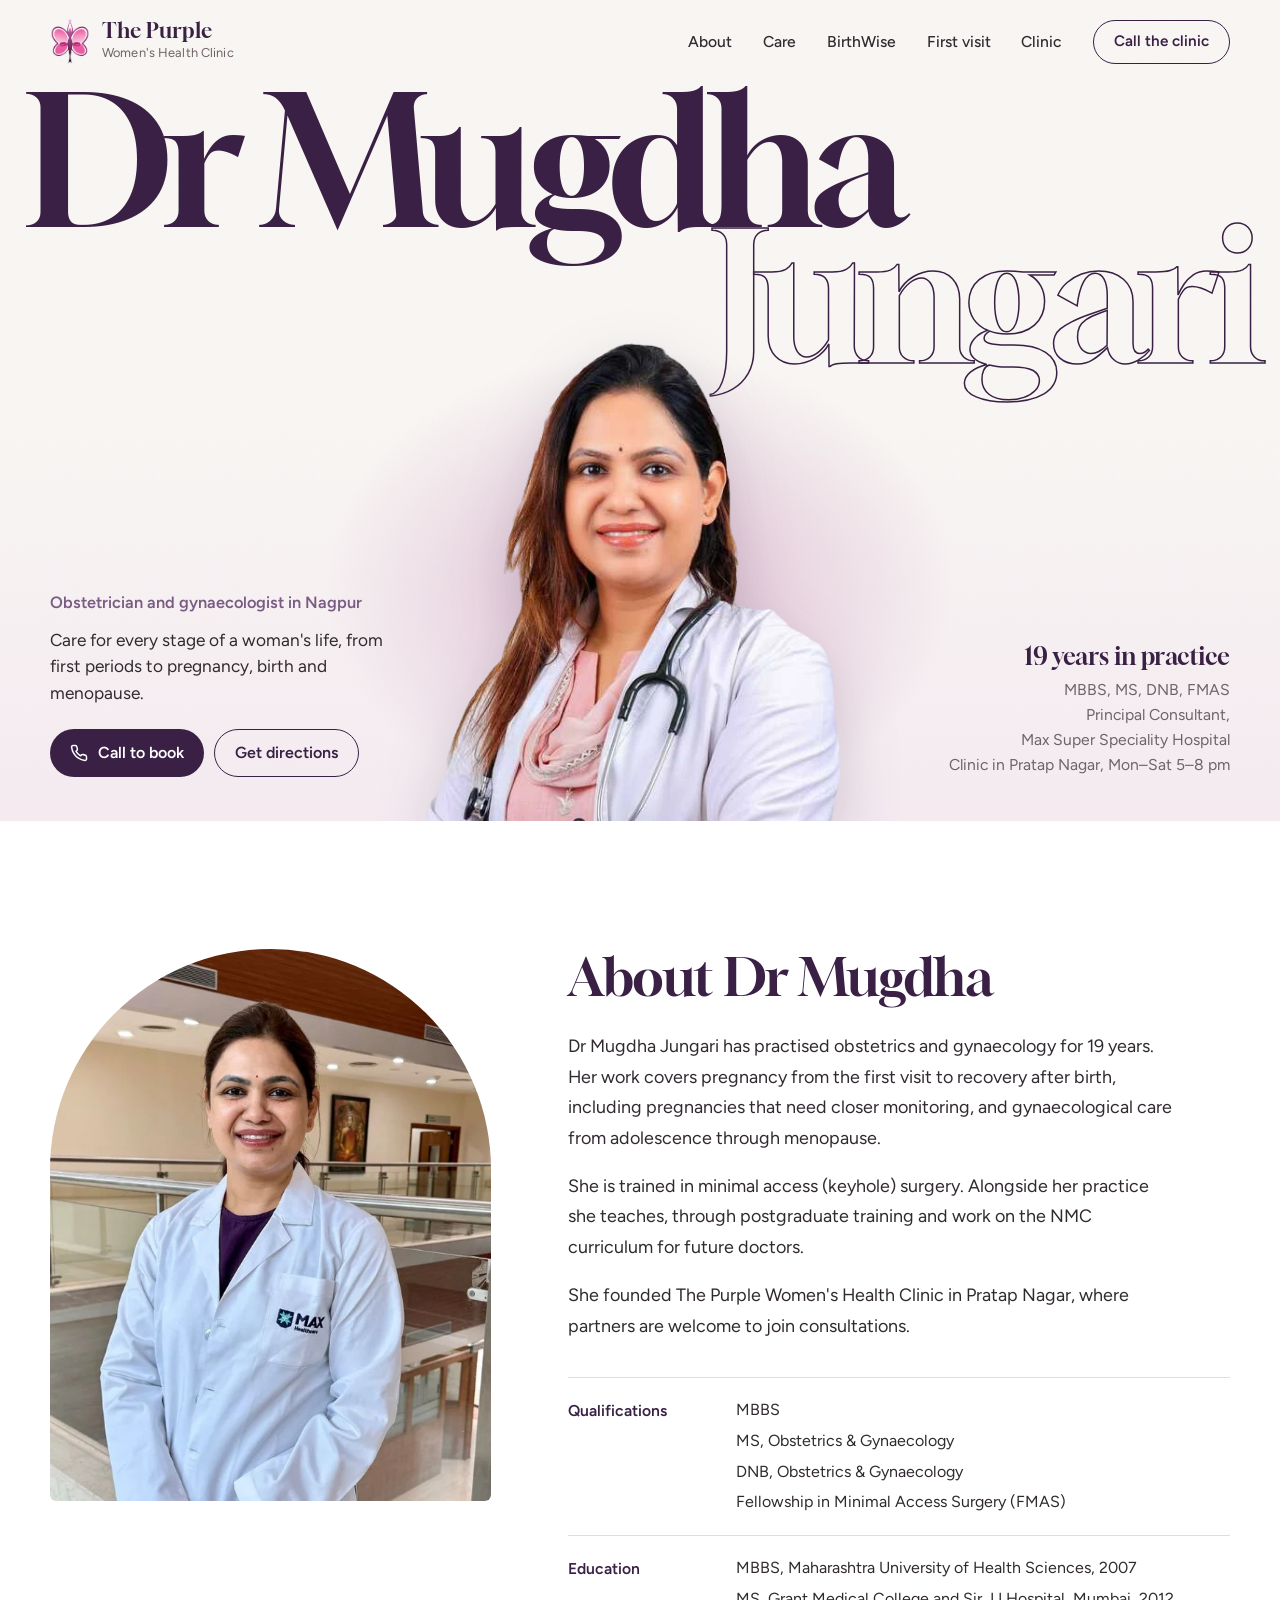
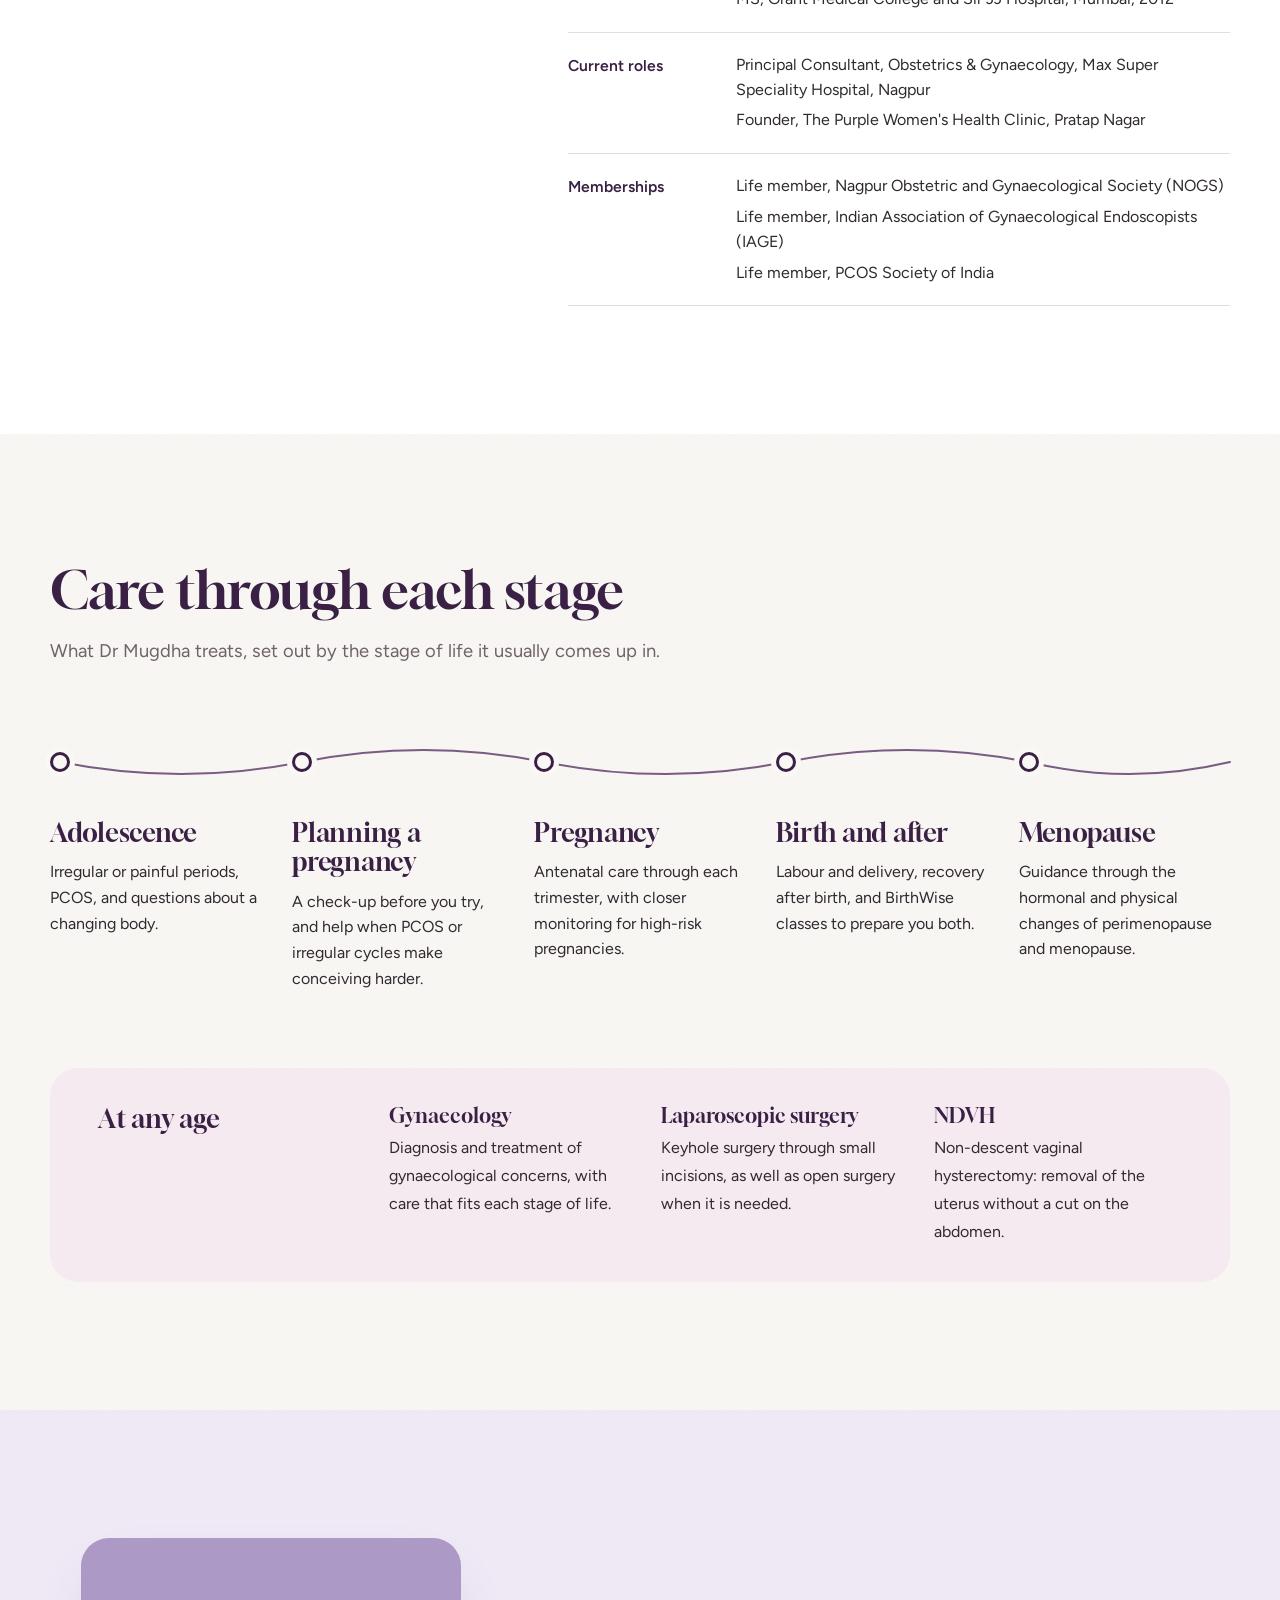
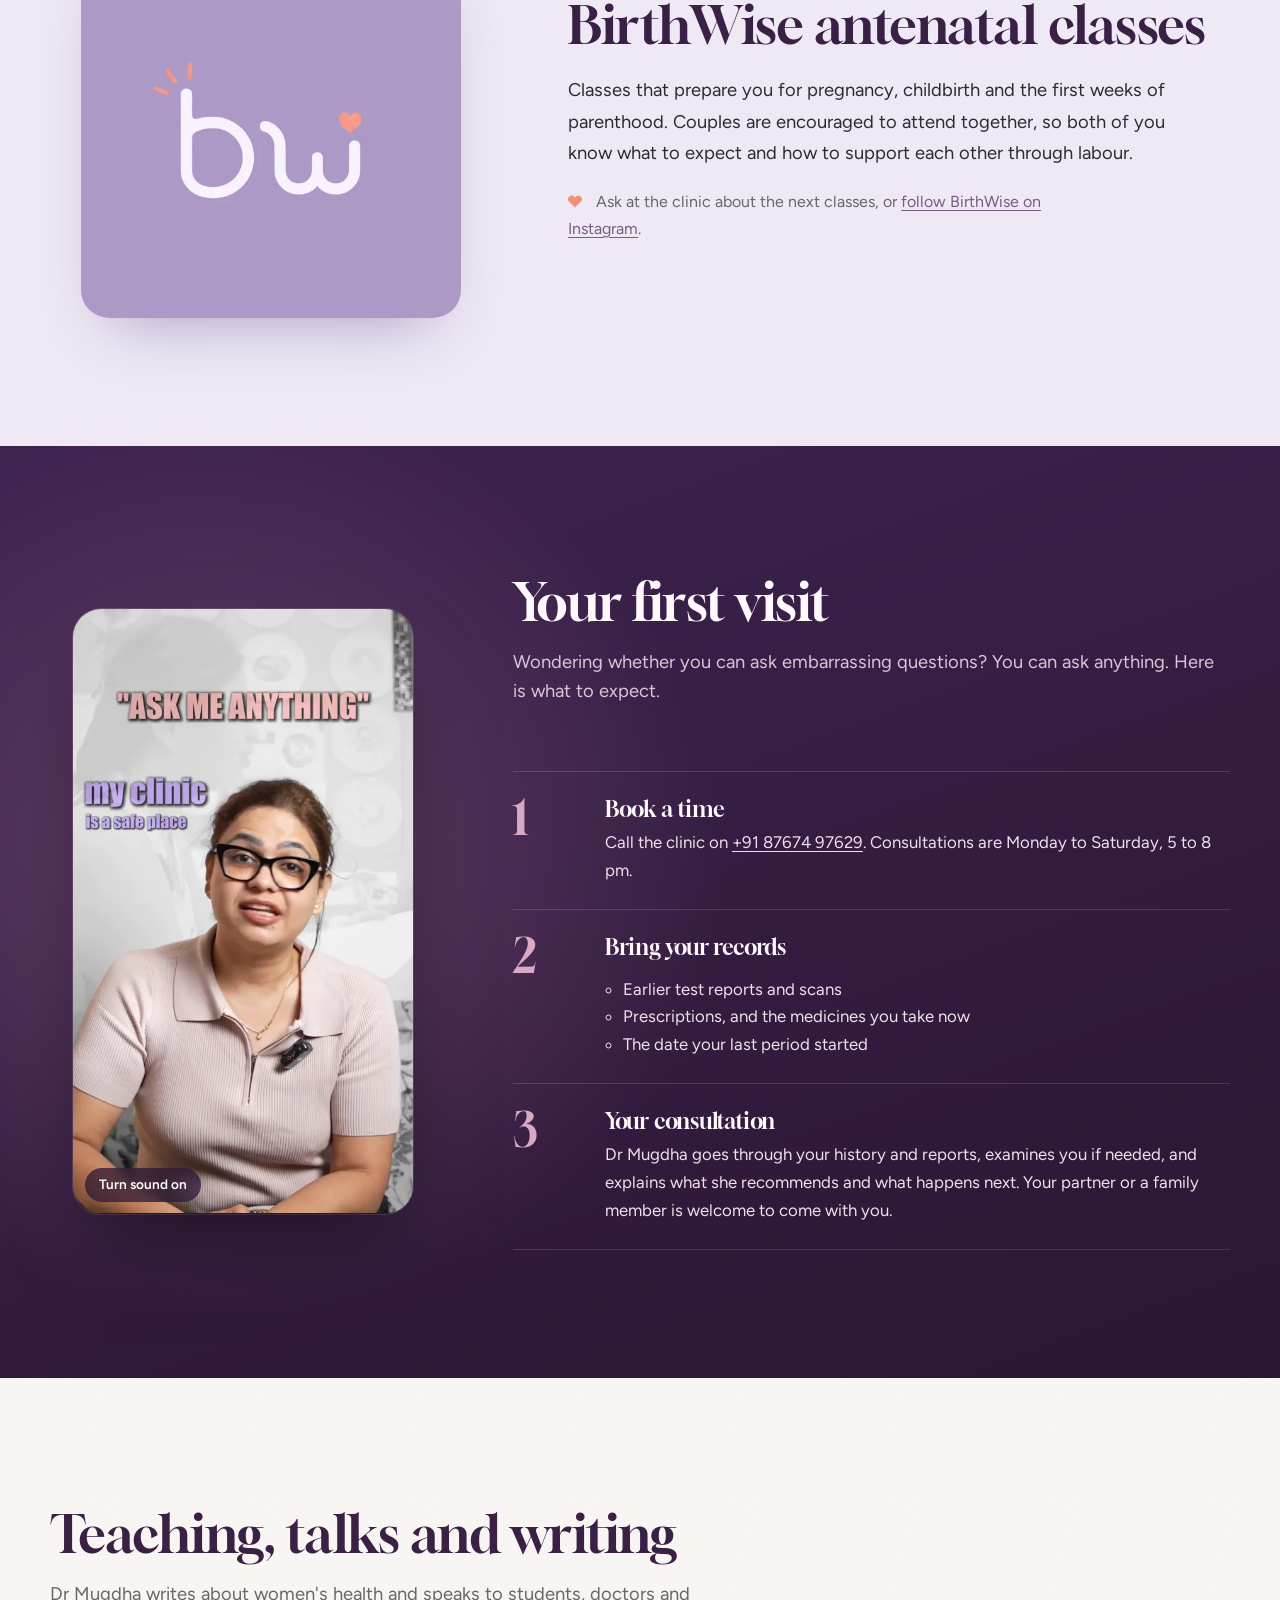
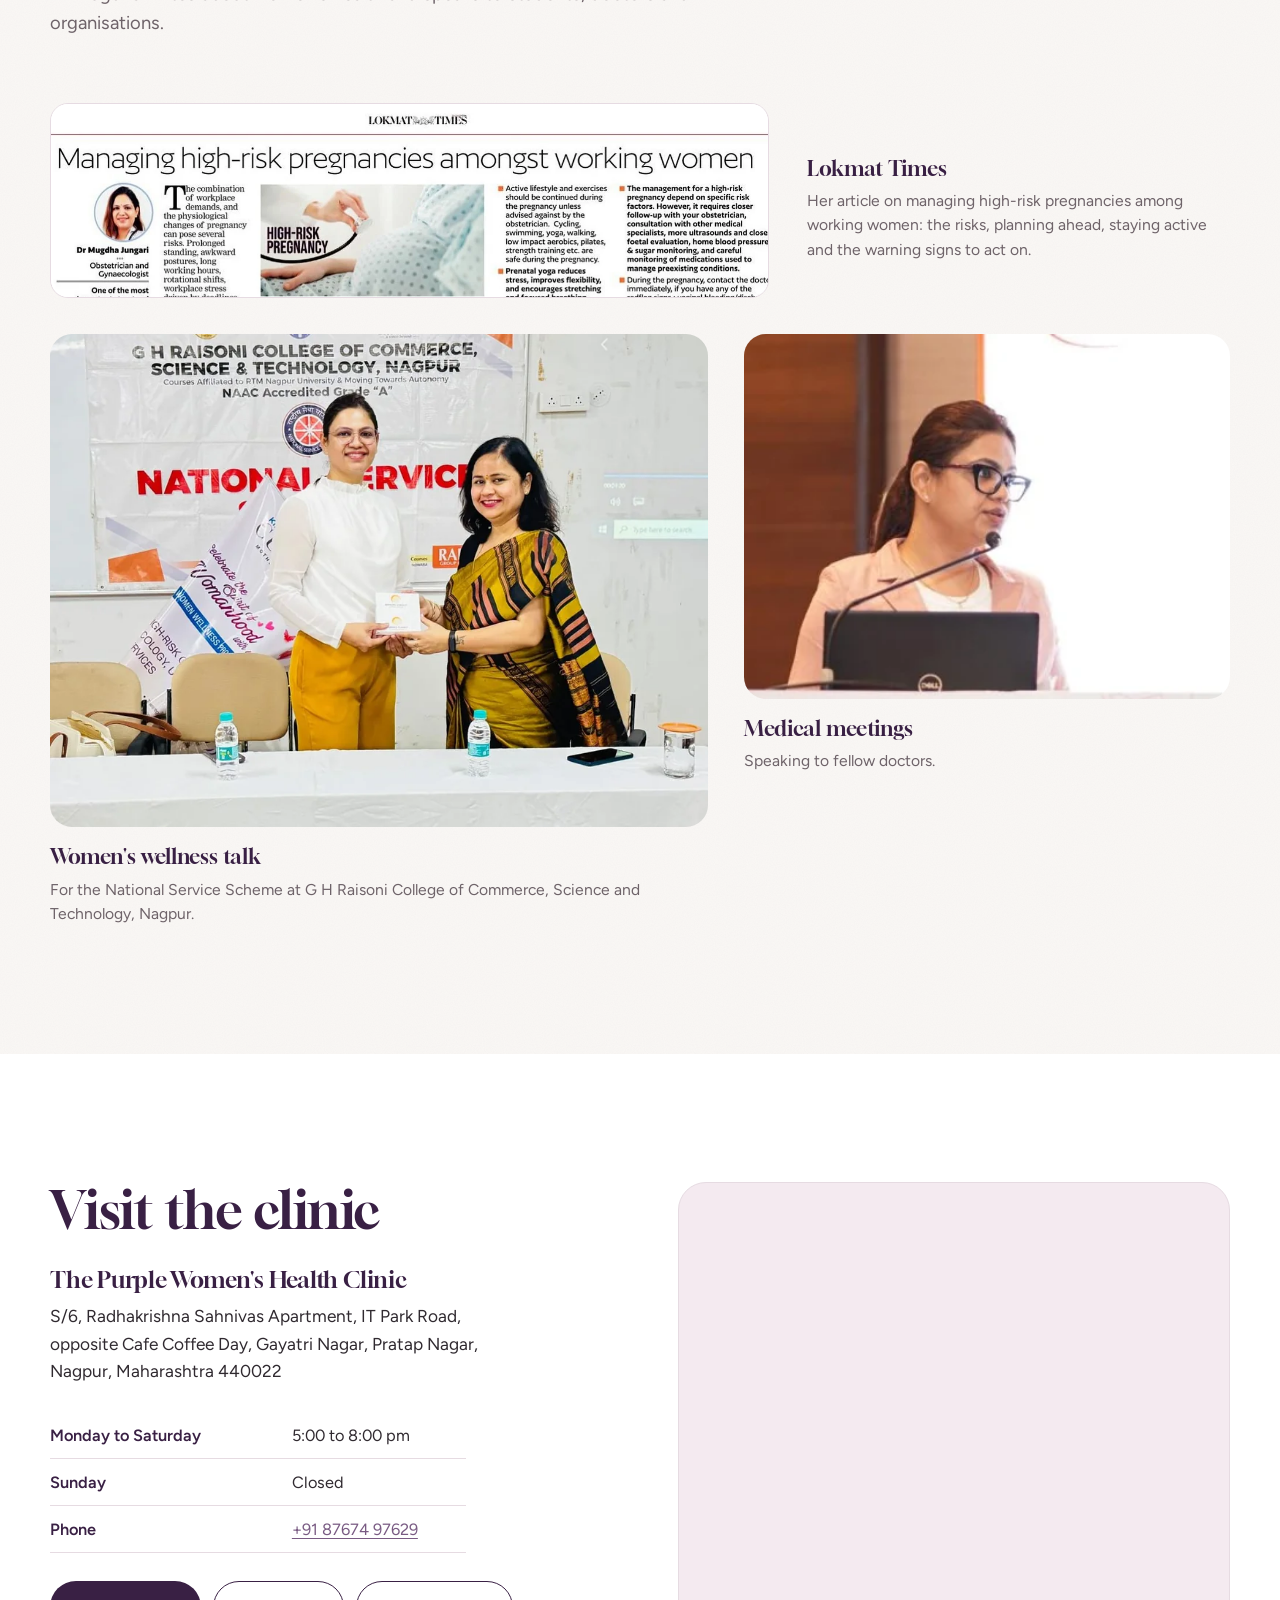
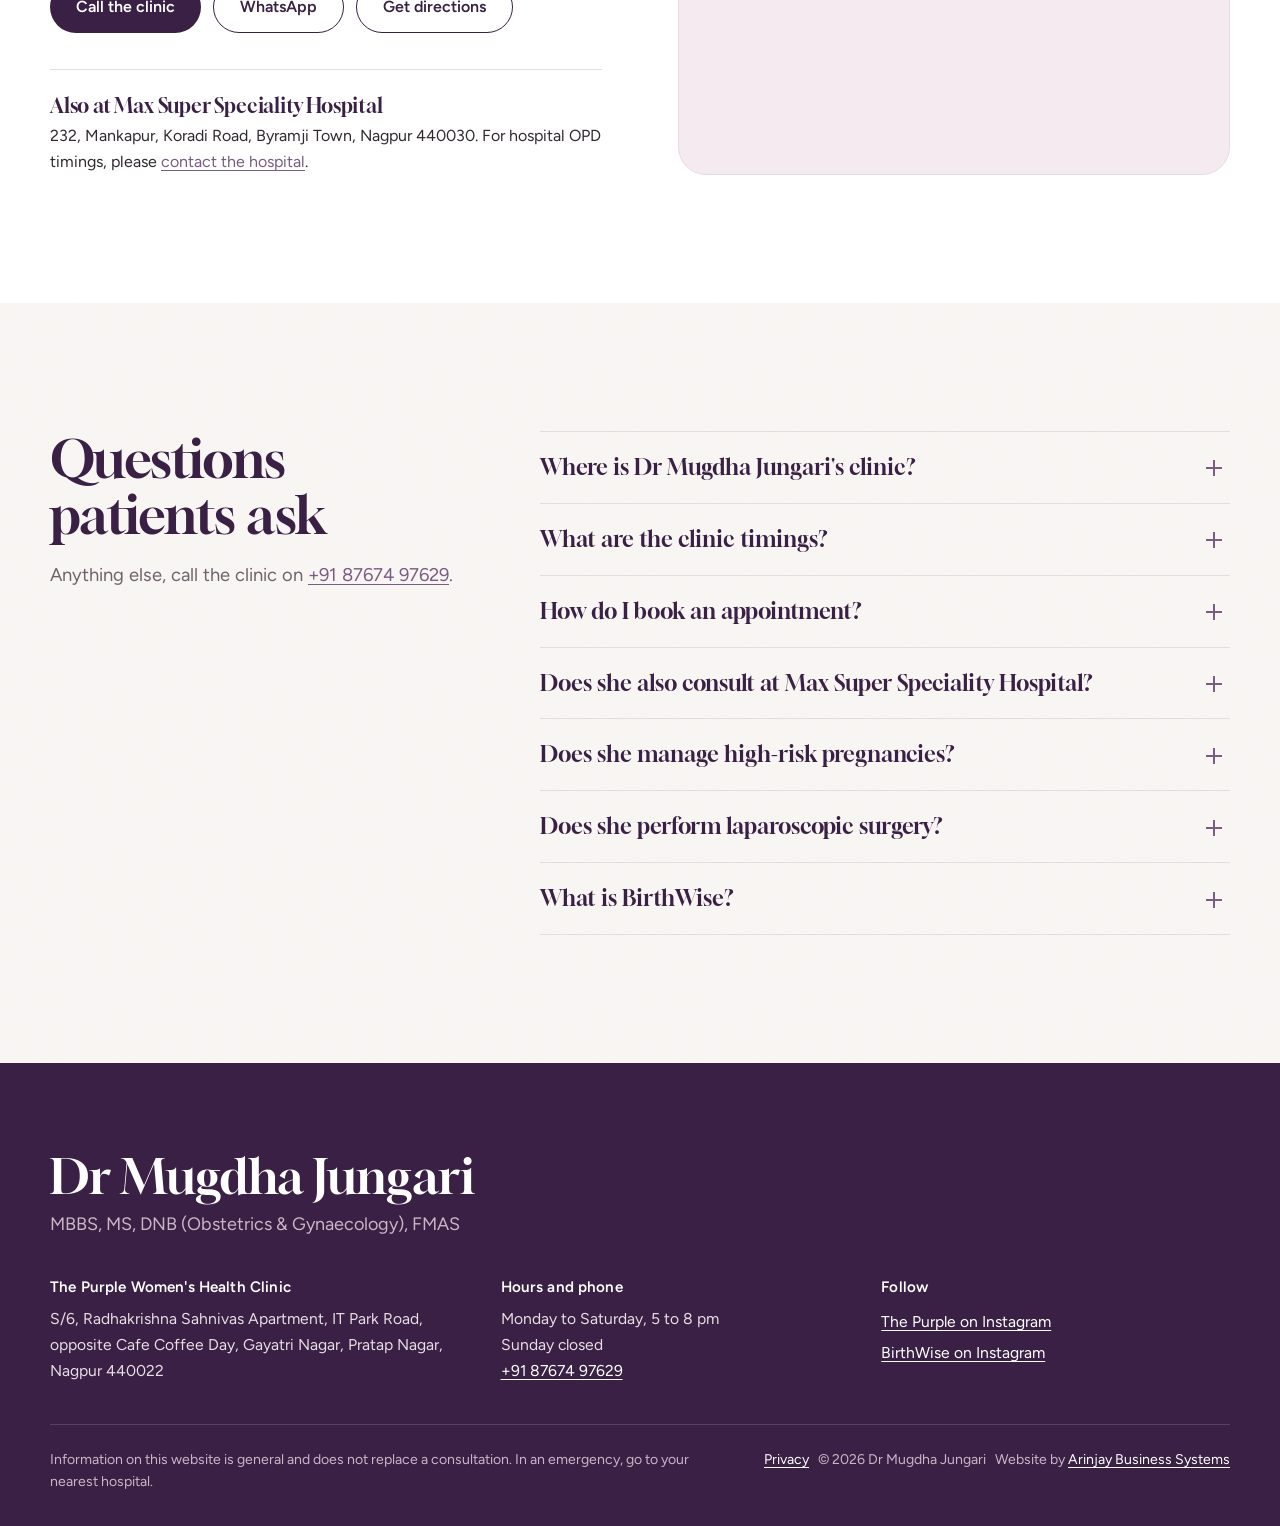
<file: docs/index.html>
<!doctype html>
<html lang="en-IN">
<head>
  <meta charset="utf-8">
  <meta name="viewport" content="width=device-width, initial-scale=1, viewport-fit=cover">
  <title>Dr Mugdha Jungari | Obstetrician &amp; Gynaecologist in Nagpur</title>
  <meta name="description" content="Dr Mugdha Jungari (MBBS, MS, DNB, FMAS) is an obstetrician and gynaecologist in Nagpur. Clinic: The Purple Women's Health Clinic, Pratap Nagar, Monday to Saturday, 5 to 8 pm. Call +91 87674 97629.">
  <link rel="canonical" href="https://www.drmugdhajungari.in/">
  <meta name="theme-color" content="#FAF8F5">

  <meta property="og:type" content="website">
  <meta property="og:site_name" content="Dr Mugdha Jungari">
  <meta property="og:title" content="Dr Mugdha Jungari, Obstetrician &amp; Gynaecologist, Nagpur">
  <meta property="og:description" content="The Purple Women's Health Clinic, Pratap Nagar. Monday to Saturday, 5 to 8 pm.">
  <meta property="og:url" content="https://www.drmugdhajungari.in/">
  <meta property="og:image" content="https://www.drmugdhajungari.in/assets/img/og-image.jpg">
  <meta property="og:image:width" content="1200">
  <meta property="og:image:height" content="630">
  <meta property="og:locale" content="en_IN">
  <meta name="twitter:card" content="summary_large_image">

  <link rel="icon" href="favicon.ico" sizes="any">
  <link rel="icon" href="favicon-32.png" type="image/png" sizes="32x32">
  <link rel="apple-touch-icon" href="apple-touch-icon.png">
  <link rel="manifest" href="site.webmanifest">

  <link rel="preload" href="assets/fonts/gloock-latin-400-normal.woff2" as="font" type="font/woff2" crossorigin>
  <link rel="preload" href="assets/fonts/figtree-latin-wght-normal.woff2" as="font" type="font/woff2" crossorigin>
  <link rel="stylesheet" href="assets/css/site.css">
  <script>document.documentElement.classList.add('js');</script>
  <!-- ANALYTICS: paste the Umami (or other cookie-free) script tag here. Clicks on links marked data-track are then counted. -->
  <noscript><style>.lifeline-path{display:none}.stage-list{border-top:2px solid #795B83;margin-top:31px}.stage{padding-top:56px}.stage::before{top:-12px}</style></noscript>

  <script type="application/ld+json">
  {
    "@context": "https://schema.org",
    "@graph": [
      {
        "@type": "Person",
        "@id": "https://www.drmugdhajungari.in/#doctor",
        "name": "Dr Mugdha Jungari",
        "alternateName": "Dr Mugdha Jungari Gill",
        "honorificPrefix": "Dr",
        "honorificSuffix": "MBBS, MS (OBGY), DNB (OBGY), FMAS",
        "jobTitle": "Obstetrician and Gynaecologist",
        "description": "Obstetrician and gynaecologist in Nagpur with 19 years of practice. Principal Consultant, Obstetrics and Gynaecology, at Max Super Speciality Hospital, Nagpur, and founder of The Purple Women's Health Clinic, Pratap Nagar.",
        "url": "https://www.drmugdhajungari.in/",
        "image": [
          "https://www.drmugdhajungari.in/assets/img/dr-mugdha-jungari.png",
          "https://www.drmugdhajungari.in/assets/img/dr-mugdha-max.webp"
        ],
        "knowsAbout": [
          "Pregnancy and antenatal care",
          "High-risk pregnancy",
          "Gynaecology",
          "PCOS",
          "Adolescent gynaecology",
          "Menopause",
          "Laparoscopic surgery",
          "Non-descent vaginal hysterectomy (NDVH)"
        ],
        "alumniOf": [
          {
            "@type": "CollegeOrUniversity",
            "name": "Maharashtra University of Health Sciences"
          },
          {
            "@type": "CollegeOrUniversity",
            "name": "Grant Medical College and Sir JJ Hospital, Mumbai"
          }
        ],
        "memberOf": [
          {
            "@type": "Organization",
            "name": "Nagpur Obstetric and Gynaecological Society (NOGS)"
          },
          {
            "@type": "Organization",
            "name": "Indian Association of Gynaecological Endoscopists (IAGE)"
          },
          {
            "@type": "Organization",
            "name": "PCOS Society of India"
          }
        ],
        "worksFor": [
          {
            "@id": "https://www.drmugdhajungari.in/#clinic"
          },
          {
            "@type": "Hospital",
            "name": "Max Super Speciality Hospital, Nagpur",
            "address": {
              "@type": "PostalAddress",
              "streetAddress": "232, Mankapur, Koradi Road, Byramji Town",
              "addressLocality": "Nagpur",
              "addressRegion": "Maharashtra",
              "postalCode": "440030",
              "addressCountry": "IN"
            }
          }
        ],
        "sameAs": [
          "https://www.instagram.com/thepurplewomenshealthclinic/"
        ]
      },
      {
        "@type": "MedicalClinic",
        "@id": "https://www.drmugdhajungari.in/#clinic",
        "name": "The Purple Women's Health Clinic",
        "url": "https://www.drmugdhajungari.in/",
        "logo": "https://www.drmugdhajungari.in/icon-512.png",
        "image": "https://www.drmugdhajungari.in/assets/img/og-image.jpg",
        "telephone": "+91-87674-97629",
        "founder": {
          "@id": "https://www.drmugdhajungari.in/#doctor"
        },
        "medicalSpecialty": [
          "Obstetric",
          "Gynecologic"
        ],
        "address": {
          "@type": "PostalAddress",
          "streetAddress": "S/6, Radhakrishna Sahnivas Apartment, IT Park Road, opposite Cafe Coffee Day, Gayatri Nagar, Pratap Nagar",
          "addressLocality": "Nagpur",
          "addressRegion": "Maharashtra",
          "postalCode": "440022",
          "addressCountry": "IN"
        },
        "geo": {
          "@type": "GeoCoordinates",
          "latitude": 21.1181098,
          "longitude": 79.047281
        },
        "openingHoursSpecification": [
          {
            "@type": "OpeningHoursSpecification",
            "dayOfWeek": [
              "Monday",
              "Tuesday",
              "Wednesday",
              "Thursday",
              "Friday",
              "Saturday"
            ],
            "opens": "17:00",
            "closes": "20:00"
          }
        ],
        "hasMap": "https://www.google.com/maps/search/?api=1&query=The%20Purple%20Women%27s%20Health%20Clinic%20Pratap%20Nagar%20Nagpur&query_place_id=ChIJp_Fne8vB1DsRu8USa14t01w",
        "sameAs": [
          "https://www.instagram.com/thepurplewomenshealthclinic/"
        ]
      },
      {
        "@type": "WebSite",
        "@id": "https://www.drmugdhajungari.in/#website",
        "url": "https://www.drmugdhajungari.in/",
        "name": "Dr Mugdha Jungari",
        "inLanguage": "en-IN",
        "about": {
          "@id": "https://www.drmugdhajungari.in/#doctor"
        }
      },
      {
        "@type": "FAQPage",
        "@id": "https://www.drmugdhajungari.in/#faq",
        "mainEntity": [
          {
            "@type": "Question",
            "name": "Where is Dr Mugdha Jungari's clinic?",
            "acceptedAnswer": {
              "@type": "Answer",
              "text": "The Purple Women's Health Clinic, S/6, Radhakrishna Sahnivas Apartment, IT Park Road, opposite Cafe Coffee Day, Gayatri Nagar, Pratap Nagar, Nagpur 440022."
            }
          },
          {
            "@type": "Question",
            "name": "What are the clinic timings?",
            "acceptedAnswer": {
              "@type": "Answer",
              "text": "Monday to Saturday, 5 pm to 8 pm. The clinic is closed on Sunday."
            }
          },
          {
            "@type": "Question",
            "name": "How do I book an appointment with Dr Mugdha Jungari?",
            "acceptedAnswer": {
              "@type": "Answer",
              "text": "Call the clinic on +91 87674 97629."
            }
          },
          {
            "@type": "Question",
            "name": "Does Dr Mugdha Jungari also consult at Max Super Speciality Hospital, Nagpur?",
            "acceptedAnswer": {
              "@type": "Answer",
              "text": "Yes. She is Principal Consultant, Obstetrics and Gynaecology, at Max Super Speciality Hospital, Byramji Town, Nagpur. For hospital OPD timings, contact the hospital."
            }
          },
          {
            "@type": "Question",
            "name": "Does Dr Mugdha Jungari manage high-risk pregnancies?",
            "acceptedAnswer": {
              "@type": "Answer",
              "text": "Yes. Care for high-risk pregnancies, with closer monitoring through each trimester, is part of her practice."
            }
          },
          {
            "@type": "Question",
            "name": "Does she perform laparoscopic surgery?",
            "acceptedAnswer": {
              "@type": "Answer",
              "text": "Yes. She holds a Fellowship in Minimal Access Surgery (FMAS) and performs laparoscopic (keyhole) and open gynaecological surgery, including non-descent vaginal hysterectomy (NDVH)."
            }
          },
          {
            "@type": "Question",
            "name": "What is BirthWise?",
            "acceptedAnswer": {
              "@type": "Answer",
              "text": "BirthWise is a set of antenatal classes that prepare expecting parents for pregnancy, childbirth and early parenthood. Couples are encouraged to attend together."
            }
          }
        ]
      },
      {
        "@type": "NewsArticle",
        "headline": "Managing high-risk pregnancies amongst working women",
        "author": {
          "@id": "https://www.drmugdhajungari.in/#doctor"
        },
        "publisher": {
          "@type": "Organization",
          "name": "Lokmat Times"
        },
        "about": "High-risk pregnancy"
      }
    ]
  }
  </script>
</head>
<body>
  <a class="skip" href="#main">Skip to content</a>

  <header class="site-header">
    <div class="wrap">
      <a class="brand" href="./" aria-label="The Purple Women's Health Clinic, home">
        <img src="assets/img/butterfly.webp" alt="" width="194" height="228">
        <span>
          <span class="brand-name">The Purple</span>
          <span class="brand-sub">Women's Health Clinic</span>
        </span>
      </a>
      <nav class="nav" aria-label="Main">
        <a href="#about">About</a>
        <a href="#care">Care</a>
        <a href="#birthwise">BirthWise</a>
        <a href="#first-visit">First visit</a>
        <a href="#clinic">Clinic</a>
        <a class="btn btn-ghost" href="tel:+918767497629" data-track="call">Call the clinic</a>
      </nav>
    </div>
  </header>

  <main id="main">
    <!-- HERO: her name, large, with her photo in front of it -->
    <section class="cover" aria-labelledby="hero-title">
      <h1 class="cover-name" id="hero-title"><span class="n1">Dr Mugdha</span> <span class="n2">Jungari</span></h1>
      <!-- PHOTO: to remove her photo, delete this <figure> block. -->
      <figure class="cover-photo">
        <img src="assets/img/dr-mugdha-jungari.webp" alt="Dr Mugdha Jungari" width="480" height="573" fetchpriority="high">
      </figure>
      <div class="wrap cover-meta">
        <div class="cover-left">
          <p class="kicker">Obstetrician and gynaecologist in Nagpur</p>
          <p class="lede">Care for every stage of a woman's life, from first periods to pregnancy, birth and menopause.</p>
          <div class="hero-actions">
            <!-- BOOKING LINK: when her booking link is ready, replace href="tel:+918767497629" below with the link and change the text to "Book an appointment". -->
            <a class="btn btn-primary" href="tel:+918767497629" data-track="call">
              <svg viewBox="0 0 24 24" fill="none" stroke="currentColor" stroke-width="2" stroke-linecap="round" stroke-linejoin="round" aria-hidden="true"><path d="M22 16.9v3a2 2 0 0 1-2.2 2 19.8 19.8 0 0 1-8.6-3.1 19.5 19.5 0 0 1-6-6A19.8 19.8 0 0 1 2.1 4.2 2 2 0 0 1 4.1 2h3a2 2 0 0 1 2 1.7c.1.9.4 1.8.7 2.7a2 2 0 0 1-.5 2.1L8 9.8a16 16 0 0 0 6 6l1.3-1.3a2 2 0 0 1 2.1-.4c.9.3 1.8.6 2.7.7a2 2 0 0 1 1.7 2z"/></svg>
              Call to book
            </a>
            <a class="btn btn-ghost" href="https://www.google.com/maps/search/?api=1&amp;query=The%20Purple%20Women%27s%20Health%20Clinic%20Pratap%20Nagar%20Nagpur&amp;query_place_id=ChIJp_Fne8vB1DsRu8USa14t01w" data-track="directions" target="_blank" rel="noopener">Get directions</a>
          </div>
        </div>
        <div class="cover-right">
          <p class="cover-years">19 years in practice</p>
          <p>MBBS, MS, DNB, FMAS<br>Principal Consultant,<br>Max Super Speciality Hospital<br>Clinic in Pratap Nagar, Mon–Sat 5–8 pm</p>
        </div>
      </div>
    </section>

    <!-- ABOUT -->
    <section class="section about" id="about" aria-labelledby="about-title">
      <div class="wrap">
        <figure class="about-photo">
          <img src="assets/img/dr-mugdha-max.webp" alt="Dr Mugdha Jungari at Max Super Speciality Hospital, Nagpur" width="600" height="750" loading="lazy">
        </figure>
        <div class="about-body">
          <h2 id="about-title">About Dr Mugdha</h2>
          <div class="about-text">
            <p>Dr Mugdha Jungari has practised obstetrics and gynaecology for 19 years. Her work covers pregnancy from the first visit to recovery after birth, including pregnancies that need closer monitoring, and gynaecological care from adolescence through menopause.</p>
            <p>She is trained in minimal access (keyhole) surgery. Alongside her practice she teaches, through postgraduate training and work on the NMC curriculum for future doctors.</p>
            <p>She founded The Purple Women's Health Clinic in Pratap Nagar, where partners are welcome to join consultations.</p>
          </div>
          <dl class="facts">
            <div>
              <dt>Qualifications</dt>
              <dd><span>MBBS</span><span>MS, Obstetrics &amp; Gynaecology</span><span>DNB, Obstetrics &amp; Gynaecology</span><span>Fellowship in Minimal Access Surgery (FMAS)</span></dd>
            </div>
            <div>
              <dt>Education</dt>
              <dd><span>MBBS, Maharashtra University of Health Sciences, 2007</span><span>MS, Grant Medical College and Sir JJ Hospital, Mumbai, 2012</span></dd>
            </div>
            <div>
              <dt>Current roles</dt>
              <dd><span>Principal Consultant, Obstetrics &amp; Gynaecology, Max Super Speciality Hospital, Nagpur</span><span>Founder, The Purple Women's Health Clinic, Pratap Nagar</span></dd>
            </div>
            <div>
              <dt>Memberships</dt>
              <dd><span>Life member, Nagpur Obstetric and Gynaecological Society (NOGS)</span><span>Life member, Indian Association of Gynaecological Endoscopists (IAGE)</span><span>Life member, PCOS Society of India</span></dd>
            </div>
            <!-- REGISTRATION NUMBER: remove the comment marks around the block below and add the number.
            <div>
              <dt>Registration</dt>
              <dd><span>Maharashtra Medical Council, Reg. No. XXXXX</span></dd>
            </div>
            -->
          </dl>
        </div>
      </div>
    </section>

    <!-- CARE BY LIFE STAGE -->
    <section class="section stages" id="care" aria-labelledby="care-title">
      <div class="wrap">
        <div class="section-head">
          <h2 id="care-title">Care through each stage</h2>
          <p>What Dr Mugdha treats, set out by the stage of life it usually comes up in.</p>
        </div>

        <div class="lifeline" data-lifeline>
          <svg class="lifeline-path" aria-hidden="true" focusable="false"><path pathLength="1" d=""/></svg>
          <ol class="stage-list">
            <li class="stage">
              <h3>Adolescence</h3>
              <p>Irregular or painful periods, PCOS, and questions about a changing body.</p>
            </li>
            <li class="stage">
              <h3>Planning a pregnancy</h3>
              <p>A check-up before you try, and help when PCOS or irregular cycles make conceiving harder.</p>
            </li>
            <li class="stage">
              <h3>Pregnancy</h3>
              <p>Antenatal care through each trimester, with closer monitoring for high-risk pregnancies.</p>
            </li>
            <li class="stage">
              <h3>Birth and after</h3>
              <p>Labour and delivery, recovery after birth, and BirthWise classes to prepare you both.</p>
            </li>
            <li class="stage">
              <h3>Menopause</h3>
              <p>Guidance through the hormonal and physical changes of perimenopause and menopause.</p>
            </li>
          </ol>
        </div>

        <div class="always">
          <h3>At any age</h3>
          <ul>
            <li><strong>Gynaecology</strong><span>Diagnosis and treatment of gynaecological concerns, with care that fits each stage of life.</span></li>
            <li><strong>Laparoscopic surgery</strong><span>Keyhole surgery through small incisions, as well as open surgery when it is needed.</span></li>
            <li><strong>NDVH</strong><span>Non-descent vaginal hysterectomy: removal of the uterus without a cut on the abdomen.</span></li>
          </ul>
        </div>
      </div>
    </section>

    <!-- BIRTHWISE -->
    <section class="section birthwise" id="birthwise" aria-labelledby="bw-title">
      <div class="wrap">
        <img class="bw-logo" src="assets/img/birthwise-logo.webp" alt="BirthWise logo" width="640" height="640" loading="lazy">
        <div>
          <h2 id="bw-title">BirthWise antenatal classes</h2>
          <p>Classes that prepare you for pregnancy, childbirth and the first weeks of parenthood. Couples are encouraged to attend together, so both of you know what to expect and how to support each other through labour.</p>
          <p class="note">
            <svg class="bw-heart" viewBox="0 0 14 13" aria-hidden="true"><path fill="#F2907A" d="M7 12.5 1.2 6.8A3.6 3.6 0 0 1 6.3 1.7L7 2.4l.7-.7a3.6 3.6 0 0 1 5.1 5.1z"/></svg>
            Ask at the clinic about the next classes, or <a href="https://www.instagram.com/birth__wise/" data-track="instagram-birthwise" target="_blank" rel="noopener">follow BirthWise on Instagram</a>.
          </p>
        </div>
      </div>
    </section>

    <!-- FIRST VISIT (dark) -->
    <section class="section visit" id="first-visit" aria-labelledby="visit-title">
      <div class="wrap">
        <figure class="reel">
          <video data-reel muted loop playsinline preload="none" poster="assets/img/first-visit-poster.webp" width="540" height="960" aria-label="Short video: Dr Mugdha on meeting your gynaecologist for the first time">
            <source src="assets/img/first-visit-reel.mp4" type="video/mp4">
          </video>
          <button class="reel-sound" type="button" data-sound aria-pressed="false">Turn sound on</button>
        </figure>
        <div class="visit-body">
          <div class="section-head">
            <h2 id="visit-title">Your first visit</h2>
            <p>Wondering whether you can ask embarrassing questions? You can ask anything. Here is what to expect.</p>
          </div>
          <ol class="visit-steps">
            <li>
              <h3>Book a time</h3>
              <p>Call the clinic on <a href="tel:+918767497629" data-track="call">+91 87674 97629</a>. Consultations are Monday to Saturday, 5 to 8 pm.</p>
            </li>
            <li>
              <h3>Bring your records</h3>
              <ul>
                <li>Earlier test reports and scans</li>
                <li>Prescriptions, and the medicines you take now</li>
                <li>The date your last period started</li>
              </ul>
            </li>
            <li>
              <h3>Your consultation</h3>
              <p>Dr Mugdha goes through your history and reports, examines you if needed, and explains what she recommends and what happens next. Your partner or a family member is welcome to come with you.</p>
            </li>
          </ol>
        </div>
      </div>
    </section>

    <!-- TALKS AND WRITING -->
    <section class="section talks" id="talks" aria-labelledby="talks-title">
      <div class="wrap">
        <div class="section-head">
          <h2 id="talks-title">Teaching, talks and writing</h2>
          <p>Dr Mugdha writes about women's health and speaks to students, doctors and organisations.</p>
        </div>
        <div class="talks-grid">
          <figure class="talk talk-press">
            <img src="assets/img/lokmat-article.webp" alt="Lokmat Times article by Dr Mugdha Jungari: Managing high-risk pregnancies amongst working women" width="1222" height="330" loading="lazy">
            <figcaption><strong>Lokmat Times</strong>Her article on managing high-risk pregnancies among working women: the risks, planning ahead, staying active and the warning signs to act on.</figcaption>
          </figure>
          <figure class="talk">
            <img src="assets/img/talk-raisoni.webp" alt="Dr Mugdha Jungari receiving a memento after a women's wellness talk at G H Raisoni College, Nagpur" width="900" height="861" loading="lazy">
            <figcaption><strong>Women's wellness talk</strong>For the National Service Scheme at G H Raisoni College of Commerce, Science and Technology, Nagpur.</figcaption>
          </figure>
          <figure class="talk">
            <img src="assets/img/speaking.webp" alt="Dr Mugdha Jungari speaking at a medical meeting" width="430" height="315" loading="lazy">
            <figcaption><strong>Medical meetings</strong>Speaking to fellow doctors.</figcaption>
          </figure>
        </div>
      </div>
    </section>

    <!-- CLINIC -->
    <section class="section clinic" id="clinic" aria-labelledby="clinic-title">
      <div class="wrap">
        <div class="clinic-info">
          <h2 id="clinic-title">Visit the clinic</h2>
          <h3>The Purple Women's Health Clinic</h3>
          <address>S/6, Radhakrishna Sahnivas Apartment, IT Park Road, opposite Cafe Coffee Day, Gayatri Nagar, Pratap Nagar, Nagpur, Maharashtra 440022</address>

          <table class="hours">
            <caption class="visually-hidden">Clinic hours</caption>
            <tr><th scope="row">Monday to Saturday</th><td>5:00 to 8:00 pm</td></tr>
            <tr><th scope="row">Sunday</th><td>Closed</td></tr>
            <tr><th scope="row">Phone</th><td><a href="tel:+918767497629" data-track="call">+91 87674 97629</a></td></tr>
          </table>

          <div class="clinic-actions">
            <a class="btn btn-primary" href="tel:+918767497629" data-track="call">Call the clinic</a>
            <!-- WHATSAPP: confirm the clinic number is on WhatsApp; if not, delete this link and the one in the mobile bar. -->
            <a class="btn btn-ghost" href="https://wa.me/918767497629?text=Hello%2C%20I%27d%20like%20to%20book%20an%20appointment%20with%20Dr%20Mugdha%20Jungari." data-track="whatsapp" target="_blank" rel="noopener">WhatsApp</a>
            <a class="btn btn-ghost" href="https://www.google.com/maps/search/?api=1&amp;query=The%20Purple%20Women%27s%20Health%20Clinic%20Pratap%20Nagar%20Nagpur&amp;query_place_id=ChIJp_Fne8vB1DsRu8USa14t01w" data-track="directions" target="_blank" rel="noopener">Get directions</a>
          </div>

          <div class="also">
            <h3>Also at Max Super Speciality Hospital</h3>
            <p>232, Mankapur, Koradi Road, Byramji Town, Nagpur 440030. For hospital OPD timings, please <a href="https://www.maxhealthcare.in/hospital-network/max-super-speciality-hospital-nagpur" target="_blank" rel="noopener">contact the hospital</a>.</p>
          </div>
        </div>

        <div class="map">
          <iframe title="Map showing The Purple Women's Health Clinic, Pratap Nagar, Nagpur" src="https://www.google.com/maps?q=The+Purple+Women%27s+Health+Clinic,+Pratap+Nagar,+Nagpur&amp;output=embed" loading="lazy" referrerpolicy="no-referrer-when-downgrade"></iframe>
        </div>
      </div>
    </section>

    <!-- FAQ -->
    <section class="section faq" id="faq" aria-labelledby="faq-title">
      <div class="wrap">
        <div class="section-head">
          <h2 id="faq-title">Questions patients ask</h2>
          <p>Anything else, call the clinic on <a href="tel:+918767497629" data-track="call">+91 87674 97629</a>.</p>
        </div>
        <div class="faq-list">
          <details>
            <summary>Where is Dr Mugdha Jungari's clinic?</summary>
            <div class="answer"><p>The Purple Women's Health Clinic, S/6, Radhakrishna Sahnivas Apartment, IT Park Road, opposite Cafe Coffee Day, Gayatri Nagar, Pratap Nagar, Nagpur 440022.</p></div>
          </details>
          <details>
            <summary>What are the clinic timings?</summary>
            <div class="answer"><p>Monday to Saturday, 5 pm to 8 pm. The clinic is closed on Sunday.</p></div>
          </details>
          <details>
            <summary>How do I book an appointment?</summary>
            <div class="answer"><p>Call the clinic on <a href="tel:+918767497629" data-track="call">+91 87674 97629</a>.</p></div>
          </details>
          <details>
            <summary>Does she also consult at Max Super Speciality Hospital?</summary>
            <div class="answer"><p>Yes. Dr Mugdha is Principal Consultant, Obstetrics and Gynaecology, at Max Super Speciality Hospital, Byramji Town, Nagpur. For hospital OPD timings, contact the hospital.</p></div>
          </details>
          <details>
            <summary>Does she manage high-risk pregnancies?</summary>
            <div class="answer"><p>Yes. Care for high-risk pregnancies, with closer monitoring through each trimester, is part of her practice.</p></div>
          </details>
          <details>
            <summary>Does she perform laparoscopic surgery?</summary>
            <div class="answer"><p>Yes. She holds a Fellowship in Minimal Access Surgery (FMAS) and performs laparoscopic (keyhole) and open gynaecological surgery, including non-descent vaginal hysterectomy (NDVH).</p></div>
          </details>
          <details>
            <summary>What is BirthWise?</summary>
            <div class="answer"><p>BirthWise is a set of antenatal classes that prepare expecting parents for pregnancy, childbirth and early parenthood. Couples are encouraged to attend together. Ask at the clinic about the next classes.</p></div>
          </details>
        </div>
      </div>
    </section>
  </main>

  <footer class="site-footer">
    <div class="wrap">
      <p class="footer-name">Dr Mugdha Jungari</p>
      <p class="footer-role">MBBS, MS, DNB (Obstetrics &amp; Gynaecology), FMAS</p>
      <div class="footer-grid">
        <div>
          <h3>The Purple Women's Health Clinic</h3>
          <address>S/6, Radhakrishna Sahnivas Apartment, IT Park Road, opposite Cafe Coffee Day, Gayatri Nagar, Pratap Nagar, Nagpur 440022</address>
        </div>
        <div>
          <h3>Hours and phone</h3>
          <p>Monday to Saturday, 5 to 8 pm<br>Sunday closed<br><a href="tel:+918767497629" data-track="call">+91 87674 97629</a></p>
        </div>
        <div>
          <h3>Follow</h3>
          <ul>
            <li><a href="https://www.instagram.com/thepurplewomenshealthclinic/" data-track="instagram-clinic" target="_blank" rel="noopener">The Purple on Instagram</a></li>
            <li><a href="https://www.instagram.com/birth__wise/" data-track="instagram-birthwise" target="_blank" rel="noopener">BirthWise on Instagram</a></li>
          </ul>
        </div>
      </div>
      <div class="footer-small">
        <p class="disclaimer">Information on this website is general and does not replace a consultation. In an emergency, go to your nearest hospital.</p>
        <p><a href="privacy.html">Privacy</a> &nbsp; © <span data-year>2026</span> Dr Mugdha Jungari &nbsp; Website by <a href="https://arinjaysystems.com" target="_blank" rel="noopener">Arinjay Business Systems</a></p>
      </div>
    </div>
  </footer>

  <nav class="action-bar" aria-label="Quick actions">
    <a class="primary" href="tel:+918767497629" data-track="call">
      <svg viewBox="0 0 24 24" fill="none" stroke="currentColor" stroke-width="2" stroke-linecap="round" stroke-linejoin="round" aria-hidden="true"><path d="M22 16.9v3a2 2 0 0 1-2.2 2 19.8 19.8 0 0 1-8.6-3.1 19.5 19.5 0 0 1-6-6A19.8 19.8 0 0 1 2.1 4.2 2 2 0 0 1 4.1 2h3a2 2 0 0 1 2 1.7c.1.9.4 1.8.7 2.7a2 2 0 0 1-.5 2.1L8 9.8a16 16 0 0 0 6 6l1.3-1.3a2 2 0 0 1 2.1-.4c.9.3 1.8.6 2.7.7a2 2 0 0 1 1.7 2z"/></svg>
      Call
    </a>
    <a href="https://wa.me/918767497629?text=Hello%2C%20I%27d%20like%20to%20book%20an%20appointment%20with%20Dr%20Mugdha%20Jungari." data-track="whatsapp" target="_blank" rel="noopener">
      <svg viewBox="0 0 24 24" fill="none" stroke="currentColor" stroke-width="2" stroke-linecap="round" stroke-linejoin="round" aria-hidden="true"><path d="M21 11.5a8.4 8.4 0 0 1-12.4 7.4L3 21l2.1-5.4A8.5 8.5 0 1 1 21 11.5z"/></svg>
      WhatsApp
    </a>
    <a href="https://www.google.com/maps/search/?api=1&amp;query=The%20Purple%20Women%27s%20Health%20Clinic%20Pratap%20Nagar%20Nagpur&amp;query_place_id=ChIJp_Fne8vB1DsRu8USa14t01w" data-track="directions" target="_blank" rel="noopener">
      <svg viewBox="0 0 24 24" fill="none" stroke="currentColor" stroke-width="2" stroke-linecap="round" stroke-linejoin="round" aria-hidden="true"><path d="M20 10c0 6-8 12-8 12s-8-6-8-12a8 8 0 0 1 16 0z"/><circle cx="12" cy="10" r="3"/></svg>
      Directions
    </a>
  </nav>

  <script>
  (function () {
    // Count calls, WhatsApp, directions and Instagram taps if an analytics script is installed.
    document.addEventListener('click', function (e) {
      var a = e.target.closest && e.target.closest('[data-track]');
      if (a && window.umami && typeof window.umami.track === 'function') window.umami.track(a.getAttribute('data-track'));
    });

    // First-visit video: plays muted while on screen; the button turns sound on.
    var v = document.querySelector('[data-reel]'), snd = document.querySelector('[data-sound]');
    if (v) {
      var reduce = window.matchMedia && window.matchMedia('(prefers-reduced-motion: reduce)').matches;
      if (!reduce && 'IntersectionObserver' in window) {
        new IntersectionObserver(function (es) {
          es.forEach(function (e) { if (e.isIntersecting) { v.play().catch(function () {}); } else { v.pause(); } });
        }, { threshold: 0.4 }).observe(v);
      } else { v.controls = true; }
      if (snd) snd.addEventListener('click', function () {
        v.muted = !v.muted; if (!v.muted) { v.play().catch(function () {}); }
        snd.setAttribute('aria-pressed', String(!v.muted));
        snd.textContent = v.muted ? 'Turn sound on' : 'Turn sound off';
        if (window.umami && !v.muted) window.umami.track('video-sound-on');
      });
    }

    var y = document.querySelector('[data-year]');
    if (y) y.textContent = new Date().getFullYear();

    // Life line: draw a gentle wave through each stage's stop, then animate it once when seen.
    var line = document.querySelector('[data-lifeline]');
    if (!line) return;
    var svg = line.querySelector('svg'), path = svg.querySelector('path');
    function build() {
      var box = line.getBoundingClientRect(), y0 = 32, amp = 16;
      var stops = Array.prototype.map.call(line.querySelectorAll('.stage'), function (s) {
        return s.getBoundingClientRect().left - box.left + 10;
      });
      var w = box.width, d = 'M0 ' + y0, px = 0, sign = -1;
      stops.concat([w]).forEach(function (x) {
        var dx = x - px;
        d += ' C' + (px + dx / 3).toFixed(1) + ' ' + (y0 + sign * amp) + ' ' + (px + 2 * dx / 3).toFixed(1) + ' ' + (y0 + sign * amp) + ' ' + x.toFixed(1) + ' ' + y0;
        px = x; sign = -sign;
      });
      svg.setAttribute('viewBox', '0 0 ' + w + ' 64');
      path.setAttribute('d', d);
    }
    build();
    window.addEventListener('resize', build);
    if (!('IntersectionObserver' in window)) { line.classList.add('is-drawn'); return; }
    var io = new IntersectionObserver(function (entries) {
      entries.forEach(function (e) {
        if (e.isIntersecting) { line.classList.add('is-drawn'); io.disconnect(); }
      });
    }, { threshold: 0.35 });
    io.observe(line);
  })();
  </script>
</body>
</html>
</file>
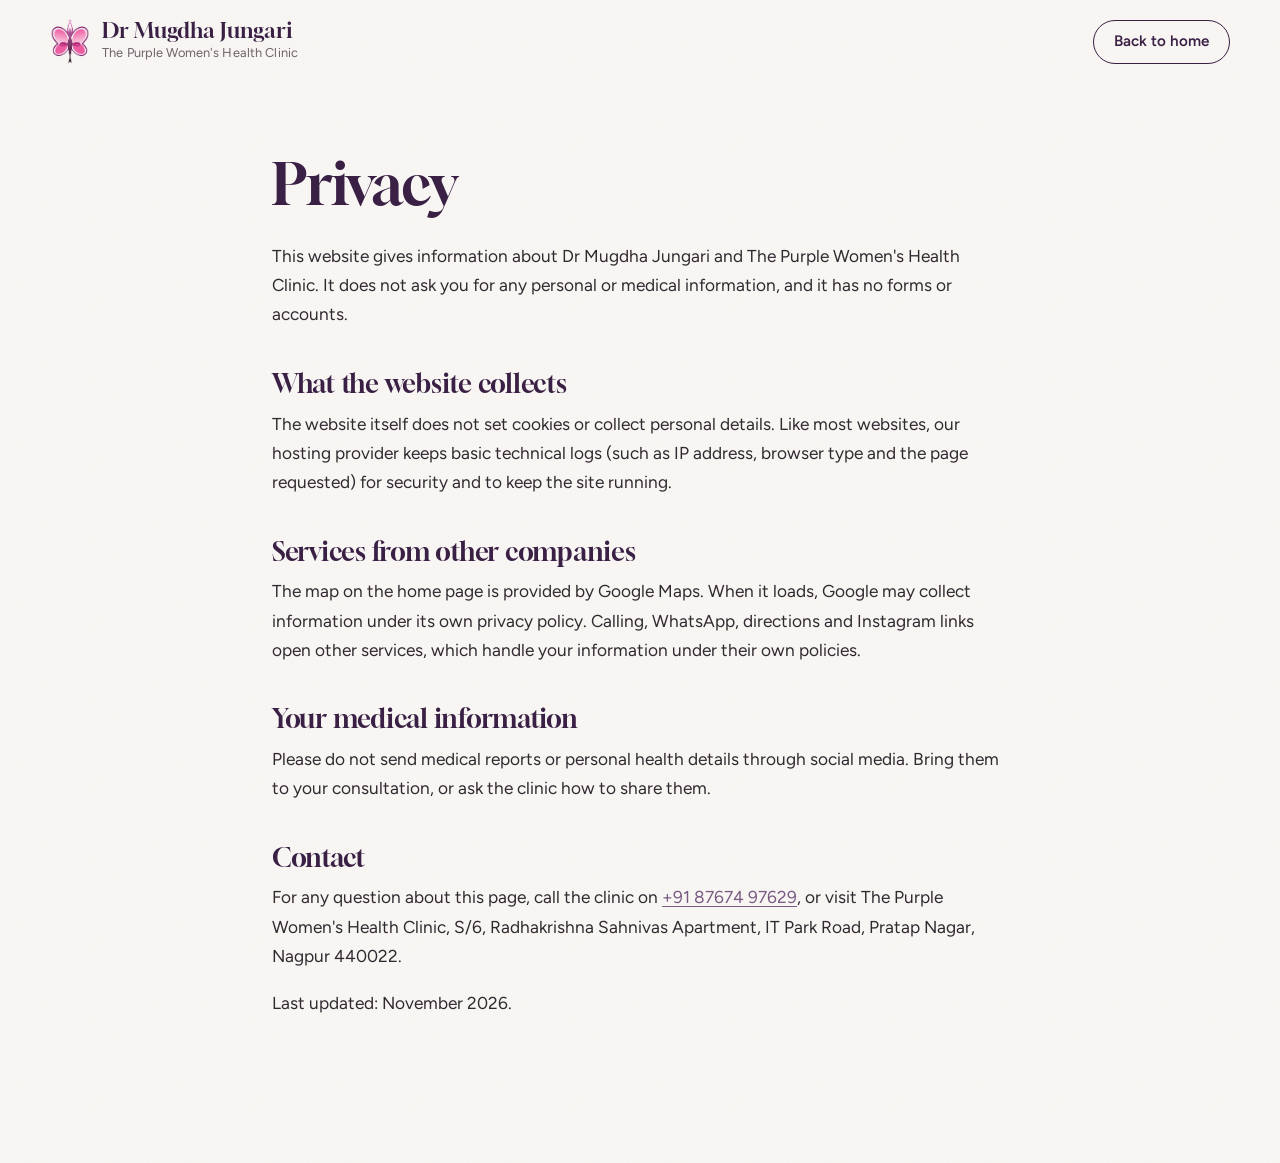
<file: docs/privacy.html>
<!doctype html>
<html lang="en-IN">
<head>
  <meta charset="utf-8">
  <meta name="viewport" content="width=device-width, initial-scale=1">
  <title>Privacy | Dr Mugdha Jungari</title>
  <meta name="description" content="How the website of Dr Mugdha Jungari and The Purple Women's Health Clinic handles your information.">
  <link rel="canonical" href="https://www.drmugdhajungari.in/privacy.html">
  <link rel="icon" href="favicon.ico" sizes="any">
  <link rel="stylesheet" href="assets/css/site.css">
</head>
<body>
  <header class="site-header">
    <div class="wrap">
      <a class="brand" href="./" aria-label="Dr Mugdha Jungari, home">
        <img src="assets/img/butterfly.webp" alt="" width="194" height="228">
        <span>
          <span class="brand-name">Dr Mugdha Jungari</span>
          <span class="brand-sub">The Purple Women's Health Clinic</span>
        </span>
      </a>
      <nav class="nav" aria-label="Main"><a class="btn btn-ghost" href="./">Back to home</a></nav>
    </div>
  </header>
  <main class="page">
    <div class="wrap">
      <h1>Privacy</h1>
      <p>This website gives information about Dr Mugdha Jungari and The Purple Women's Health Clinic. It does not ask you for any personal or medical information, and it has no forms or accounts.</p>

      <h2>What the website collects</h2>
      <p>The website itself does not set cookies or collect personal details. Like most websites, our hosting provider keeps basic technical logs (such as IP address, browser type and the page requested) for security and to keep the site running.</p>

      <h2>Services from other companies</h2>
      <p>The map on the home page is provided by Google Maps. When it loads, Google may collect information under its own privacy policy. Calling, WhatsApp, directions and Instagram links open other services, which handle your information under their own policies.</p>

      <h2>Your medical information</h2>
      <p>Please do not send medical reports or personal health details through social media. Bring them to your consultation, or ask the clinic how to share them.</p>

      <h2>Contact</h2>
      <p>For any question about this page, call the clinic on <a href="tel:+918767497629">+91 87674 97629</a>, or visit The Purple Women's Health Clinic, S/6, Radhakrishna Sahnivas Apartment, IT Park Road, Pratap Nagar, Nagpur 440022.</p>
      <p>Last updated: November 2026.</p>
    </div>
  </main>
</body>
</html>
</file>
<file: docs/assets/css/site.css>
/* Dr Mugdha Jungari — site styles
   Ivory, plum and violet from the design kit; the butterfly wings echo
   The Purple Women's Health Clinic mark. */

@font-face {
  font-family: "Gloock";
  src: url("../fonts/gloock-latin-400-normal.woff2") format("woff2");
  font-weight: 400; font-style: normal; font-display: swap;
  unicode-range: U+0000-00FF, U+0131, U+0152-0153, U+02BB-02BC, U+02C6, U+02DA, U+02DC, U+0304, U+0308, U+0329, U+2000-206F, U+20AC, U+2122, U+2191, U+2193, U+2212, U+2215, U+FEFF, U+FFFD;
}
@font-face {
  font-family: "Gloock";
  src: url("../fonts/gloock-latin-ext-400-normal.woff2") format("woff2");
  font-weight: 400; font-style: normal; font-display: swap;
  unicode-range: U+0100-02BA, U+02BD-02C5, U+02C7-02CC, U+02CE-02D7, U+02DD-02FF, U+0304, U+0308, U+0329, U+1D00-1DBF, U+1E00-1E9F, U+1EF2-1EFF, U+2020, U+20A0-20AB, U+20AD-20C0, U+2113, U+2C60-2C7F, U+A720-A7FF;
}
@font-face {
  font-family: "Figtree";
  src: url("../fonts/figtree-latin-wght-normal.woff2") format("woff2");
  font-weight: 300 900; font-style: normal; font-display: swap;
  unicode-range: U+0000-00FF, U+0131, U+0152-0153, U+02BB-02BC, U+02C6, U+02DA, U+02DC, U+0304, U+0308, U+0329, U+2000-206F, U+20AC, U+2122, U+2191, U+2193, U+2212, U+2215, U+FEFF, U+FFFD;
}
@font-face {
  font-family: "Figtree";
  src: url("../fonts/figtree-latin-ext-wght-normal.woff2") format("woff2");
  font-weight: 300 900; font-style: normal; font-display: swap;
  unicode-range: U+0100-02BA, U+02BD-02C5, U+02C7-02CC, U+02CE-02D7, U+02DD-02FF, U+0304, U+0308, U+0329, U+1D00-1DBF, U+1E00-1E9F, U+1EF2-1EFF, U+2020, U+20A0-20AB, U+20AD-20C0, U+2113, U+2C60-2C7F, U+A720-A7FF;
}

:root {
  --ivory: #FAF8F5;      /* page */
  --blush: #F4EAF0;      /* soft panels */
  --plum: #392044;       /* headings, primary actions */
  --plum-hover: #52305F;
  --violet: #795B83;     /* secondary text, links, the life line */
  --rose: #B68A82;       /* restrained accent, decoration only */
  --ink: #302A30;
  --muted: #6E6369;
  --line: #E6DBE2;
  --orchid: #C58BB2;     /* wing tips, from the clinic mark, toned down */
  --bw-lav-light: #EFE9F6;
  --bw-coral: #F2907A;

  --serif: "Gloock", "Iowan Old Style", Georgia, serif;
  --sans: "Figtree", system-ui, -apple-system, "Segoe UI", Roboto, sans-serif;

  --wrap: 1180px;
  --gutter: clamp(20px, 5vw, 48px);
  --section: clamp(72px, 10vw, 128px);
}

*, *::before, *::after { box-sizing: border-box; }
html { scroll-behavior: smooth; -webkit-text-size-adjust: 100%; }
@media (prefers-reduced-motion: reduce) { html { scroll-behavior: auto; } }

body {
  margin: 0;
  background-color: var(--ivory);
  /* very fine paper grain, about 3% */
  background-image: url("data:image/svg+xml,%3Csvg xmlns='http://www.w3.org/2000/svg' width='160' height='160'%3E%3Cfilter id='n'%3E%3CfeTurbulence type='fractalNoise' baseFrequency='.9' numOctaves='2' stitchTiles='stitch'/%3E%3CfeColorMatrix values='0 0 0 0 .22 0 0 0 0 .13 0 0 0 0 .27 0 0 0 .035 0'/%3E%3C/filter%3E%3Crect width='100%25' height='100%25' filter='url(%23n)'/%3E%3C/svg%3E");
  color: var(--ink);
  font-family: var(--sans);
  font-size: 1.125rem;
  line-height: 1.6;
  text-rendering: optimizeLegibility;
}

img { max-width: 100%; height: auto; display: block; }
a { color: var(--violet); text-underline-offset: 0.18em; text-decoration-thickness: 1px; }
a:hover { color: var(--plum); }
:focus-visible { outline: 3px solid var(--violet); outline-offset: 3px; border-radius: 4px; }

h1, h2, h3 { font-family: var(--serif); font-weight: 400; color: var(--plum); margin: 0; letter-spacing: -0.01em; }
h1 { font-size: clamp(2.75rem, 6.4vw, 5.25rem); line-height: 1.02; letter-spacing: -0.02em; }
h2 { font-size: clamp(2.1rem, 4.2vw, 3.25rem); line-height: 1.08; }
h3 { font-size: 1.6rem; line-height: 1.15; }
p { margin: 0 0 1em; }

.wrap { width: min(100% - 2 * var(--gutter), var(--wrap)); margin-inline: auto; }
.visually-hidden { position: absolute !important; width: 1px; height: 1px; overflow: hidden; clip: rect(0 0 0 0); white-space: nowrap; }

.skip { position: absolute; left: 12px; top: -60px; z-index: 50; background: var(--plum); color: #fff; padding: 10px 16px; border-radius: 8px; }
.skip:focus { top: 12px; color: #fff; }

/* ---------- Buttons ---------- */
.btn {
  display: inline-flex; align-items: center; justify-content: center; gap: 10px;
  min-height: 52px; padding: 0 26px; border-radius: 999px;
  font: 600 1rem/1 var(--sans); text-decoration: none;
  transition: background-color .2s ease, color .2s ease, border-color .2s ease;
}
.btn svg { width: 18px; height: 18px; flex: none; }
.btn-primary { background: var(--plum); color: #fff; }
.btn-primary:hover { background: var(--plum-hover); color: #fff; }
.btn-ghost { border: 1.5px solid var(--plum); color: var(--plum); background: transparent; }
.btn-ghost:hover { background: var(--plum); color: #fff; }

/* ---------- Header ---------- */
.site-header { padding: 18px 0; }
.site-header .wrap { display: flex; align-items: center; justify-content: space-between; gap: 24px; }
.brand { display: flex; align-items: center; gap: 12px; text-decoration: none; color: var(--plum); }
.brand img { width: 40px; height: auto; }
.brand-name { font-family: var(--serif); font-size: 1.3rem; line-height: 1.1; display: block; }
.brand-sub { font-size: 0.8rem; color: var(--muted); display: block; letter-spacing: 0.01em; }
.nav { display: flex; align-items: center; gap: clamp(16px, 2.4vw, 32px); }
.nav a:not(.btn) { color: var(--ink); text-decoration: none; font-size: 0.98rem; font-weight: 500; }
.nav a:not(.btn):hover { color: var(--violet); }
.nav .btn { min-height: 44px; padding: 0 20px; font-size: 0.95rem; }

/* ---------- Hero: her name, large, with her photo in front ---------- */
.cover {
  position: relative; overflow: hidden;
  min-height: clamp(620px, 82vh, 760px);
  background: linear-gradient(180deg, transparent 0%, transparent 45%, var(--blush) 100%);
}
.cover-name {
  position: absolute; left: 0; right: 0; top: 4px; margin: 0;
  display: flex; flex-direction: column; pointer-events: none;
  font-size: clamp(5rem, 14vw, 13.5rem); line-height: .82; letter-spacing: -.045em;
}
.cover-name span { display: block; white-space: nowrap; }
.cover-name .n1 { padding-left: 2vw; }
.cover-name .n2 { align-self: flex-end; padding-right: 2vw; margin-top: -.06em; color: transparent; -webkit-text-stroke: 1.5px var(--plum); }
@supports not (-webkit-text-stroke: 1px black) { .cover-name .n2 { color: var(--violet); } }
.cover-photo { position: absolute; left: 50%; bottom: 0; transform: translateX(-50%); width: min(35vw, 460px); margin: 0; z-index: 1; }
.cover-photo::before {
  content: ""; position: absolute; left: -20%; right: -20%; top: 12%; bottom: 0;
  background: radial-gradient(closest-side, rgba(197, 139, 178, .5), rgba(244, 234, 240, 0));
}
.cover-photo img { position: relative; width: 100%; height: auto; filter: drop-shadow(0 24px 30px rgba(57, 32, 68, .2)); }
.cover-meta {
  position: absolute; left: 0; right: 0; bottom: 44px; z-index: 2;
  display: flex; justify-content: space-between; align-items: flex-end; gap: 32px;
}
.cover-left { max-width: 22rem; }
.kicker { color: var(--violet); font-weight: 600; font-size: 1.02rem; margin: 0 0 12px; }
.lede { font-size: 1.08rem; line-height: 1.55; margin: 0 0 22px; }
.hero-actions { display: flex; flex-wrap: wrap; gap: 10px; }
.hero-actions .btn { min-height: 48px; padding: 0 20px; }
.cover-right { max-width: 19rem; text-align: right; }
.cover-years { font-family: var(--serif); font-size: 1.5rem; line-height: 1.2; color: var(--plum); margin: 0 0 6px; }
.cover-right p:last-child { margin: 0; font-size: .98rem; line-height: 1.6; color: var(--muted); }

/* ---------- Sections ---------- */
.section { padding: var(--section) 0; }
.section-head { max-width: 44rem; margin-bottom: clamp(36px, 5vw, 64px); }
.section-head p { font-size: 1.15rem; color: var(--muted); margin: 18px 0 0; }

/* About */
.about { background: #fff; }
.about .wrap { display: grid; grid-template-columns: minmax(0, .8fr) minmax(0, 1.2fr); gap: clamp(36px, 6vw, 96px); align-items: start; }
.about-photo { margin: 0; position: sticky; top: 24px; }
.about-photo img { width: 100%; aspect-ratio: 4 / 5; object-fit: cover; border-radius: 999px 999px 28px 28px; }
.about-body h2 { margin-bottom: 26px; }
.about-text p { font-size: 1.12rem; line-height: 1.7; max-width: 34em; }
.facts { margin: 36px 0 0; display: grid; }
.facts div { padding: 20px 0; border-top: 1px solid var(--line); display: grid; grid-template-columns: 9.5rem 1fr; gap: 16px; }
.facts div:last-child { border-bottom: 1px solid var(--line); }
.facts dt { font-weight: 600; color: var(--plum); font-size: 0.98rem; }
.facts dd { margin: 0; font-size: 1rem; line-height: 1.55; }
.facts dd span { display: block; }
.facts dd span + span { margin-top: 6px; }

/* Life stages */
.stages { background: transparent; }
.lifeline { position: relative; }
.lifeline-path { position: absolute; left: 0; right: 0; top: 0; height: 64px; width: 100%; overflow: visible; }
.lifeline-path path { fill: none; stroke: var(--violet); stroke-width: 2; stroke-linecap: round; }
.stage-list { list-style: none; margin: 0; padding: 0; display: grid; grid-template-columns: repeat(5, minmax(0, 1fr)); gap: 0 clamp(16px, 2.4vw, 32px); }
.stage { position: relative; padding-top: 88px; }
.stage::before {
  content: ""; position: absolute; top: 22px; left: 0;
  width: 20px; height: 20px; border-radius: 50%;
  background: var(--ivory); border: 3px solid var(--plum);
  box-shadow: 0 0 0 5px var(--ivory);
}
.stage h3 { margin-bottom: 12px; }
.stage p { font-size: 1rem; line-height: 1.6; margin: 0; }

.always {
  margin-top: clamp(48px, 6vw, 80px);
  display: grid; grid-template-columns: 15rem 1fr; gap: 24px clamp(24px, 4vw, 64px);
  padding: 36px clamp(24px, 4vw, 48px); background: var(--blush); border-radius: 28px;
}
.always ul { list-style: none; margin: 0; padding: 0; display: grid; grid-template-columns: repeat(3, minmax(0, 1fr)); gap: 24px; }
.always li { line-height: 1.55; }
.always li strong { display: block; font-family: var(--serif); font-weight: 400; font-size: 1.25rem; color: var(--plum); margin-bottom: 6px; line-height: 1.2; }
.always li span { font-size: 1rem; }

/* The one moment of motion: the line draws, then the stops appear in order */
.js .lifeline-path path { stroke-dasharray: 1; stroke-dashoffset: 1; transition: stroke-dashoffset 2.4s cubic-bezier(.45,.05,.25,1); }
.js .stage::before { transform: scale(0); transition: transform .45s cubic-bezier(.3,1.6,.5,1); }
.js .lifeline.is-drawn .lifeline-path path { stroke-dashoffset: 0; }
.js .lifeline.is-drawn .stage::before { transform: scale(1); }
.js .lifeline.is-drawn .stage:nth-child(1)::before { transition-delay: .25s; }
.js .lifeline.is-drawn .stage:nth-child(2)::before { transition-delay: .7s; }
.js .lifeline.is-drawn .stage:nth-child(3)::before { transition-delay: 1.15s; }
.js .lifeline.is-drawn .stage:nth-child(4)::before { transition-delay: 1.6s; }
.js .lifeline.is-drawn .stage:nth-child(5)::before { transition-delay: 2.05s; }
@media (prefers-reduced-motion: reduce) {
  .js .lifeline-path path { transition: none; stroke-dashoffset: 0; }
  .js .stage::before { transition: none; transform: none; }
}

/* BirthWise */
.birthwise { background: var(--bw-lav-light); }
.birthwise .wrap { display: grid; grid-template-columns: minmax(0, 0.8fr) minmax(0, 1.2fr); gap: clamp(32px, 6vw, 96px); align-items: center; }
.bw-logo { border-radius: 28px; width: min(100%, 380px); justify-self: center; box-shadow: 0 30px 60px -30px rgba(80, 60, 120, 0.45); }
.birthwise h2 { margin-bottom: 22px; }
.birthwise p { font-size: 1.15rem; line-height: 1.7; max-width: 34em; }
.birthwise .note { font-size: 1rem; color: var(--muted); }
.bw-heart { display: inline-block; width: 14px; height: 13px; margin-right: 10px; vertical-align: -1px; }

/* Clinic */
.clinic { background: #fff; }
.clinic .wrap { display: grid; grid-template-columns: minmax(0, 1fr) minmax(0, 1fr); gap: clamp(36px, 6vw, 80px); align-items: stretch; }
.clinic-info h2 { margin-bottom: 28px; }
.clinic-info h3 { font-size: 1.45rem; margin-bottom: 10px; }
.clinic-info address { font-style: normal; font-size: 1.08rem; line-height: 1.6; margin-bottom: 26px; max-width: 26em; }
.hours { width: 100%; max-width: 26rem; border-collapse: collapse; margin-bottom: 28px; font-size: 1.02rem; }
.hours th, .hours td { text-align: left; padding: 10px 0; border-bottom: 1px solid var(--line); font-weight: 400; }
.hours th { color: var(--plum); font-weight: 600; padding-right: 24px; }
.clinic-actions { display: flex; flex-wrap: wrap; gap: 12px; margin-bottom: 36px; }
.also { padding-top: 24px; border-top: 1px solid var(--line); font-size: 1rem; }
.also h3 { font-size: 1.25rem; margin-bottom: 6px; }
.also p { margin: 0; }
.map { min-height: 420px; border-radius: 28px; overflow: hidden; background: var(--blush); border: 1px solid var(--line); }
.map iframe { width: 100%; height: 100%; min-height: 420px; border: 0; display: block; }

/* First visit: dark plum, with her video. The steps are a real sequence, so they are numbered. */
.visit {
  color: #EDE2EA;
  background:
    radial-gradient(55% 70% at 18% 45%, rgba(197, 139, 178, .30), transparent 70%),
    linear-gradient(160deg, #3F2350 0%, #2A1633 100%);
}
.visit h2, .visit h3 { color: #FFF8FC; }
.visit .section-head p { color: #D9C6D6; }
.visit a { color: #F6DCEA; }
.visit a:hover { color: #fff; }
.visit .wrap { display: grid; grid-template-columns: minmax(0, .7fr) minmax(0, 1.3fr); gap: clamp(32px, 6vw, 96px); align-items: center; }
.reel {
  margin: 0; position: relative; width: min(100%, 340px); justify-self: center;
  aspect-ratio: 9 / 16; border-radius: 28px; overflow: hidden; background: #2A1633;
  box-shadow: 0 40px 80px -30px rgba(0, 0, 0, .6), 0 0 0 1px rgba(255, 255, 255, .14);
}
.reel video { width: 100%; height: 100%; object-fit: cover; display: block; }
.reel-sound {
  position: absolute; left: 12px; bottom: 12px; border: 0; cursor: pointer;
  padding: 10px 14px; border-radius: 999px; background: rgba(42, 22, 51, .72); color: #fff;
  font: 600 .85rem/1 var(--sans); backdrop-filter: blur(6px);
}
.reel-sound:hover { background: rgba(42, 22, 51, .9); }
.visit-steps { list-style: none; margin: 0; padding: 0; counter-reset: step; }
.visit-steps > li { counter-increment: step; display: grid; grid-template-columns: 4.5rem 1fr; gap: 8px 20px; padding: 24px 0; border-top: 1px solid rgba(255, 255, 255, .14); }
.visit-steps > li:last-child { border-bottom: 1px solid rgba(255, 255, 255, .14); }
.visit-steps > li::before { content: counter(step); font-family: var(--serif); font-size: 3rem; line-height: .9; color: #D9A9C4; grid-row: span 2; }
.visit-steps h3 { font-size: 1.4rem; }
.visit-steps p { margin: 0; font-size: 1.05rem; line-height: 1.65; }
.visit-steps ul { margin: 8px 0 0; padding-left: 1.1em; font-size: 1.05rem; line-height: 1.65; }

/* Talks and writing */
.talks-grid { display: grid; grid-template-columns: minmax(0, 1.15fr) minmax(0, .85fr); gap: clamp(24px, 3vw, 36px); align-items: start; }
.talk { margin: 0; }
.talk img { width: 100%; aspect-ratio: 4 / 3; object-fit: cover; object-position: center 35%; border-radius: 22px; }
.talk-press { grid-column: 1 / -1; display: grid; grid-template-columns: minmax(0, 1.7fr) minmax(0, 1fr); gap: clamp(20px, 3vw, 40px); align-items: center; }
.talk-press figcaption { margin-top: 0; }
.talk-press img { aspect-ratio: auto; object-fit: contain; background: #fff; border: 1px solid var(--line); border-radius: 18px; }
.talk figcaption { margin-top: 14px; font-size: .98rem; line-height: 1.55; color: var(--muted); max-width: 40em; }
.talk figcaption strong { display: block; font-family: var(--serif); font-weight: 400; font-size: 1.3rem; color: var(--plum); margin-bottom: 4px; }

/* FAQ */
.faq { background: transparent; }
.faq .wrap { display: grid; grid-template-columns: minmax(0, 0.75fr) minmax(0, 1.25fr); gap: clamp(32px, 6vw, 96px); }
.faq-list details { border-top: 1px solid var(--line); }
.faq-list details:last-child { border-bottom: 1px solid var(--line); }
.faq-list summary {
  list-style: none; cursor: pointer; padding: 22px 48px 22px 0; position: relative;
  font-family: var(--serif); font-size: 1.35rem; line-height: 1.25; color: var(--plum);
}
.faq-list summary::-webkit-details-marker { display: none; }
.faq-list summary::after, .faq-list summary::before {
  content: ""; position: absolute; right: 8px; top: 50%; width: 16px; height: 2px; background: var(--violet);
  transition: transform .25s ease;
}
.faq-list summary::before { transform: rotate(90deg); }
.faq-list details[open] summary::before { transform: rotate(0deg); }
.faq-list .answer { padding: 0 48px 24px 0; font-size: 1.05rem; line-height: 1.7; }
.faq-list .answer p:last-child { margin-bottom: 0; }

/* Footer */
.site-footer { background: var(--plum); color: #E9DDE6; padding: clamp(56px, 8vw, 88px) 0 32px; }
.site-footer a { color: #fff; }
.site-footer a:hover { color: #F4EAF0; }
.footer-name { font-family: var(--serif); font-size: clamp(2rem, 4vw, 3rem); line-height: 1.05; color: #fff; margin: 0 0 8px; }
.footer-role { color: #C9B6C6; margin: 0 0 40px; }
.footer-grid { display: grid; grid-template-columns: 1.2fr 1fr 1fr; gap: 32px; padding-bottom: 40px; border-bottom: 1px solid rgba(255,255,255,.15); }
.footer-grid h3 { font-family: var(--sans); font-size: 0.95rem; font-weight: 600; color: #fff; margin-bottom: 10px; letter-spacing: 0.01em; }
.footer-grid p, .footer-grid address { font-style: normal; font-size: 0.98rem; line-height: 1.65; margin: 0; color: #E9DDE6; }
.footer-grid ul { list-style: none; padding: 0; margin: 0; font-size: 0.98rem; line-height: 2; }
.footer-small { display: flex; flex-wrap: wrap; justify-content: space-between; gap: 12px 32px; padding-top: 24px; font-size: 0.88rem; color: #C9B6C6; }
.footer-small p { margin: 0; }
.disclaimer { max-width: 46em; }

.action-bar { display: none; }

/* ---------- Responsive ---------- */
@media (max-width: 1180px) {
  .cover { min-height: 0; padding-top: 8px; display: flex; flex-direction: column; }
  .cover-name { position: relative; top: auto; font-size: 18.5vw; }
  .cover-photo { position: relative; left: auto; transform: none; width: min(78%, 440px); margin: -8vw auto 0; }
  .cover-meta { position: relative; bottom: auto; flex-direction: column; align-items: flex-start; gap: 28px; padding: 28px 0 44px; }
  .cover-left, .cover-right { max-width: 36rem; }
  .cover-right { text-align: left; }
}

@media (max-width: 1020px) {
  .stage h3 { font-size: 1.35rem; }
  .always { grid-template-columns: 1fr; }
}

@media (max-width: 860px) {
  body { font-size: 1.0625rem; }
  .nav { display: none; } /* the bottom action bar takes over on phones */
  .about .wrap, .birthwise .wrap, .clinic .wrap, .faq .wrap, .visit .wrap, .talks-grid, .talk-press { grid-template-columns: 1fr; }
  .talk-press figcaption { margin-top: 14px; }
  .about-photo { position: static; width: min(100%, 420px); }
  .reel { width: min(100%, 300px); justify-self: start; }
  .facts div { grid-template-columns: 1fr; gap: 4px; }
  .bw-logo { width: min(64%, 260px); justify-self: start; }

  .lifeline-path { display: none; }
  .lifeline .stage-list { position: relative; grid-template-columns: 1fr; gap: 0; }
  .stage-list::before {
    content: ""; position: absolute; left: 9px; top: 12px; bottom: 12px; width: 2px;
    background: linear-gradient(var(--blush), var(--violet));
  }
  .stage { padding: 0 0 36px 48px; }
  .stage::before { top: 4px; left: 0; }
  .js .lifeline .stage-list::before { transform-origin: top; transform: scaleY(0); transition: transform 2.2s cubic-bezier(.45,.05,.25,1); }
  .js .lifeline.is-drawn .stage-list::before { transform: scaleY(1); }
  .always ul { grid-template-columns: 1fr; gap: 20px; }

  .visit-steps li { grid-template-columns: 3rem 1fr; }
  .visit-steps > li::before { font-size: 2.4rem; }

  .map, .map iframe { min-height: 320px; }
  .footer-grid { grid-template-columns: 1fr; }

  .action-bar {
    display: grid; grid-template-columns: repeat(3, 1fr);
    position: fixed; left: 0; right: 0; bottom: 0; z-index: 40;
    background: rgba(250, 248, 245, 0.96); backdrop-filter: blur(10px);
    border-top: 1px solid var(--line);
    padding: 8px 8px calc(8px + env(safe-area-inset-bottom)); gap: 8px;
  }
  .action-bar a {
    display: flex; flex-direction: column; align-items: center; justify-content: center; gap: 2px;
    min-height: 54px; border-radius: 14px; text-decoration: none;
    font-size: 0.85rem; font-weight: 600; color: var(--plum);
  }
  .action-bar a.primary { background: var(--plum); color: #fff; }
  .action-bar svg { width: 20px; height: 20px; }
  body { padding-bottom: 76px; }
}
@media (max-width: 860px) and (prefers-reduced-motion: reduce) {
  .js .lifeline .stage-list::before { transition: none; transform: none; }
}
@media (max-width: 420px) {
  .brand-sub { display: none; }
  .hero-actions .btn { flex: 1 1 100%; }
}

/* Simple pages (privacy, 404) */
.page { padding: clamp(32px, 6vw, 72px) 0 var(--section); }
.page .wrap { max-width: 46rem; }
.page h1 { font-size: clamp(2.4rem, 5vw, 3.6rem); margin-bottom: 28px; }
.page h2 { font-size: 1.6rem; margin: 40px 0 12px; }
.page p, .page li { font-size: 1.08rem; line-height: 1.7; }
</file>
